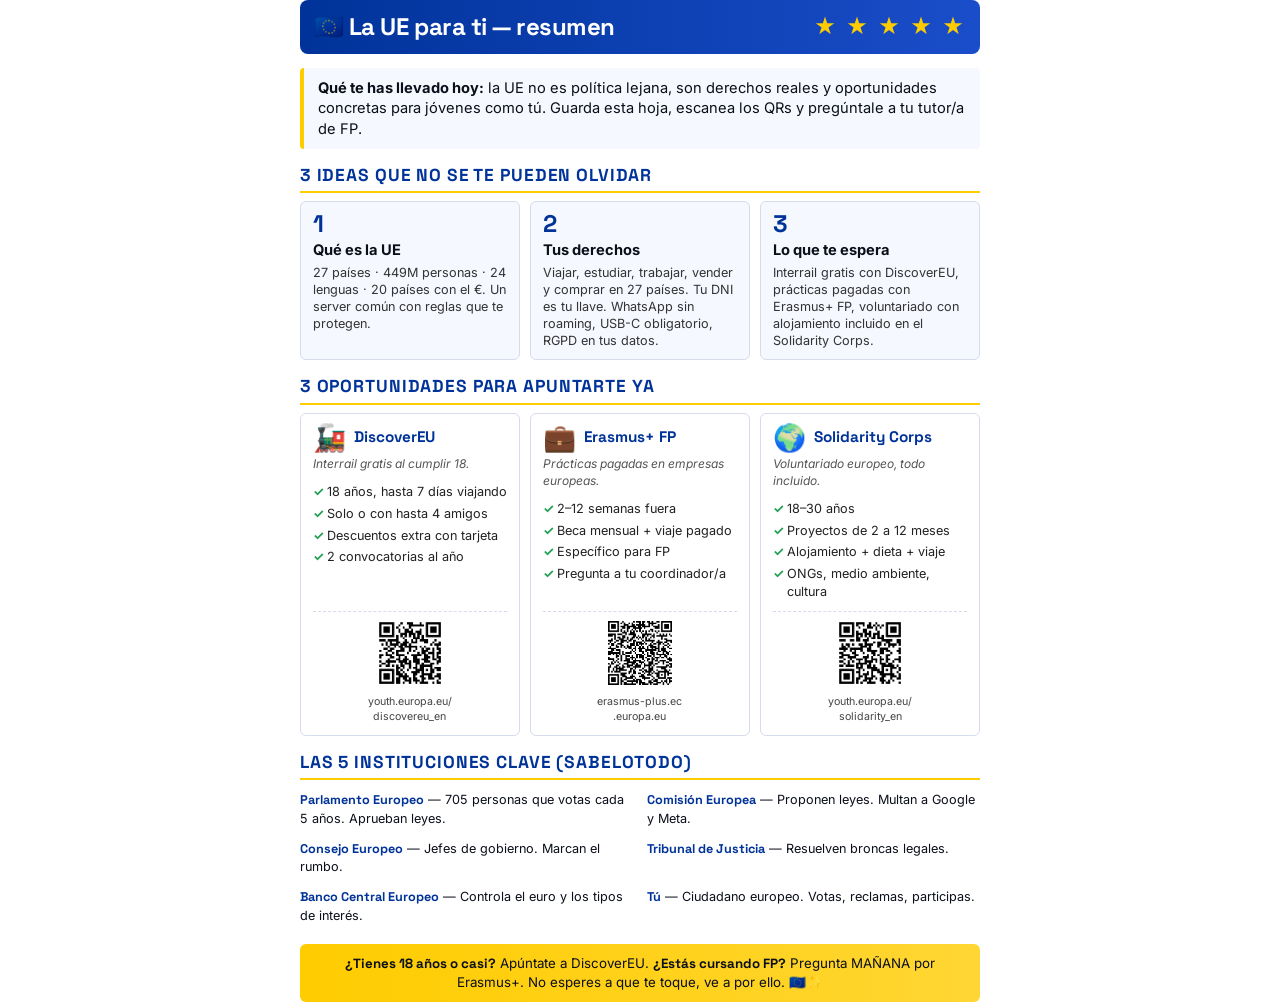
<file: presentacion-ue/handout.html>
<!DOCTYPE html>
<html lang="es">
<head>
<meta charset="UTF-8">
<title>Handout · La UE para jóvenes</title>
<link rel="preconnect" href="https://fonts.googleapis.com">
<link rel="preconnect" href="https://fonts.gstatic.com" crossorigin>
<link href="https://fonts.googleapis.com/css2?family=Inter:wght@400;500;600;700&family=Space+Grotesk:wght@500;600;700&display=swap" rel="stylesheet">
<link rel="stylesheet" href="styles/handout.css">
</head>
<body>
<div class="handout">

  <header class="handout-header">
    <h1>🇪🇺 La UE para ti — resumen</h1>
    <span class="stars">★ ★ ★ ★ ★</span>
  </header>

  <div class="intro">
    <strong>Qué te has llevado hoy:</strong> la UE no es política lejana, son derechos reales y oportunidades concretas para jóvenes como tú. Guarda esta hoja, escanea los QRs y pregúntale a tu tutor/a de FP.
  </div>

  <h2 class="section-title">3 ideas que no se te pueden olvidar</h2>
  <div class="grid-3">
    <div class="idea">
      <span class="num">1</span>
      <h3>Qué es la UE</h3>
      <p>27 países · 449M personas · 24 lenguas · 20 países con el €. Un server común con reglas que te protegen.</p>
    </div>
    <div class="idea">
      <span class="num">2</span>
      <h3>Tus derechos</h3>
      <p>Viajar, estudiar, trabajar, vender y comprar en 27 países. Tu DNI es tu llave. WhatsApp sin roaming, USB-C obligatorio, RGPD en tus datos.</p>
    </div>
    <div class="idea">
      <span class="num">3</span>
      <h3>Lo que te espera</h3>
      <p>Interrail gratis con DiscoverEU, prácticas pagadas con Erasmus+ FP, voluntariado con alojamiento incluido en el Solidarity Corps.</p>
    </div>
  </div>

  <h2 class="section-title">3 oportunidades para apuntarte YA</h2>
  <div class="opps">
    <div class="opp">
      <div class="opp-head"><span class="emoji">🚂</span><h3>DiscoverEU</h3></div>
      <p class="tagline">Interrail gratis al cumplir 18.</p>
      <ul>
        <li>18 años, hasta 7 días viajando</li>
        <li>Solo o con hasta 4 amigos</li>
        <li>Descuentos extra con tarjeta</li>
        <li>2 convocatorias al año</li>
      </ul>
      <div class="qr-mini">
        <img src="assets/qr/discovereu.png" alt="QR DiscoverEU">
        <div class="qr-label">youth.europa.eu/<br>discovereu_en</div>
      </div>
    </div>

    <div class="opp">
      <div class="opp-head"><span class="emoji">💼</span><h3>Erasmus+ FP</h3></div>
      <p class="tagline">Prácticas pagadas en empresas europeas.</p>
      <ul>
        <li>2–12 semanas fuera</li>
        <li>Beca mensual + viaje pagado</li>
        <li>Específico para FP</li>
        <li>Pregunta a tu coordinador/a</li>
      </ul>
      <div class="qr-mini">
        <img src="assets/qr/erasmus-fp.png" alt="QR Erasmus+ FP">
        <div class="qr-label">erasmus-plus.ec<br>.europa.eu</div>
      </div>
    </div>

    <div class="opp">
      <div class="opp-head"><span class="emoji">🌍</span><h3>Solidarity Corps</h3></div>
      <p class="tagline">Voluntariado europeo, todo incluido.</p>
      <ul>
        <li>18–30 años</li>
        <li>Proyectos de 2 a 12 meses</li>
        <li>Alojamiento + dieta + viaje</li>
        <li>ONGs, medio ambiente, cultura</li>
      </ul>
      <div class="qr-mini">
        <img src="assets/qr/solidarity.png" alt="QR European Solidarity Corps">
        <div class="qr-label">youth.europa.eu/<br>solidarity_en</div>
      </div>
    </div>
  </div>

  <h2 class="section-title">Las 5 instituciones clave (sabelotodo)</h2>
  <div class="institutions">
    <div class="inst"><strong>Parlamento Europeo</strong> — 705 personas que votas cada 5 años. Aprueban leyes.</div>
    <div class="inst"><strong>Comisión Europea</strong> — Proponen leyes. Multan a Google y Meta.</div>
    <div class="inst"><strong>Consejo Europeo</strong> — Jefes de gobierno. Marcan el rumbo.</div>
    <div class="inst"><strong>Tribunal de Justicia</strong> — Resuelven broncas legales.</div>
    <div class="inst"><strong>Banco Central Europeo</strong> — Controla el euro y los tipos de interés.</div>
    <div class="inst"><strong>Tú</strong> — Ciudadano europeo. Votas, reclamas, participas.</div>
  </div>

  <div class="footer">
    <strong>¿Tienes 18 años o casi?</strong> Apúntate a DiscoverEU. <strong>¿Estás cursando FP?</strong> Pregunta MAÑANA por Erasmus+. No esperes a que te toque, ve a por ello. 🇪🇺✨
  </div>

</div>
</body>
</html>
</file>
<file: presentacion-ue/styles/handout.css>
/* Handout A4 — 1 página imprimible */
@page {
  size: A4 portrait;
  margin: 14mm;
}

* { box-sizing: border-box; margin: 0; padding: 0; }

html, body {
  font-family: 'Inter', system-ui, -apple-system, sans-serif;
  color: #0B0F1A;
  background: #fff;
  font-size: 11pt;
  line-height: 1.4;
  -webkit-print-color-adjust: exact;
  print-color-adjust: exact;
}

.handout {
  max-width: 180mm;
  margin: 0 auto;
}

.handout-header {
  display: flex;
  align-items: center;
  justify-content: space-between;
  padding: 10px 14px;
  background: linear-gradient(90deg, #003399 0%, #1a4dc9 100%);
  color: #fff;
  border-radius: 8px;
  margin-bottom: 14px;
}
.handout-header h1 {
  font-family: 'Space Grotesk', sans-serif;
  font-size: 18pt;
  letter-spacing: -0.02em;
}
.handout-header .stars {
  color: #FFCC00;
  font-size: 16pt;
  letter-spacing: 2px;
}

.intro {
  background: #f6f8ff;
  border-left: 4px solid #FFCC00;
  padding: 10px 14px;
  margin-bottom: 14px;
  font-size: 11pt;
  border-radius: 4px;
}

.section-title {
  font-family: 'Space Grotesk', sans-serif;
  font-size: 13pt;
  color: #003399;
  margin: 14px 0 8px;
  text-transform: uppercase;
  letter-spacing: 0.05em;
  border-bottom: 2px solid #FFCC00;
  padding-bottom: 4px;
}

.grid-3 {
  display: grid;
  grid-template-columns: repeat(3, 1fr);
  gap: 10px;
}

.idea {
  background: #f6f8ff;
  border: 1px solid #d6dcec;
  border-radius: 6px;
  padding: 10px 12px;
}
.idea .num {
  font-family: 'Space Grotesk', sans-serif;
  font-size: 18pt;
  font-weight: 700;
  color: #003399;
  display: block;
  line-height: 1;
  margin-bottom: 4px;
}
.idea h3 {
  font-size: 11pt;
  color: #0B0F1A;
  margin-bottom: 3px;
}
.idea p {
  font-size: 9.5pt;
  color: #333;
  line-height: 1.35;
}

.opps {
  display: grid;
  grid-template-columns: repeat(3, 1fr);
  gap: 10px;
}
.opp {
  border: 1px solid #d6dcec;
  border-radius: 6px;
  padding: 10px 12px;
  display: flex;
  flex-direction: column;
  background: #fff;
}
.opp .opp-head {
  display: flex;
  align-items: center;
  gap: 8px;
  margin-bottom: 6px;
}
.opp .opp-head .emoji {
  font-size: 20pt;
  line-height: 1;
}
.opp h3 {
  font-size: 11.5pt;
  color: #003399;
  font-family: 'Space Grotesk', sans-serif;
}
.opp .tagline {
  font-size: 9pt;
  color: #555;
  font-style: italic;
  margin-bottom: 4px;
}
.opp ul {
  list-style: none;
  padding: 0;
  margin: 4px 0 8px;
}
.opp ul li {
  font-size: 9.5pt;
  padding: 2px 0 2px 14px;
  position: relative;
  color: #222;
}
.opp ul li::before {
  content: '✓';
  position: absolute;
  left: 0;
  color: #22a055;
  font-weight: 700;
}
.opp .qr-mini {
  margin-top: auto;
  text-align: center;
  padding-top: 6px;
  border-top: 1px dashed #d6dcec;
}
.opp .qr-mini img {
  width: 70px;
  height: 70px;
}
.opp .qr-mini .qr-label {
  font-size: 8pt;
  color: #444;
  margin-top: 2px;
  word-break: break-all;
}

.footer {
  margin-top: 16px;
  padding: 10px 14px;
  background: linear-gradient(90deg, #FFCC00 0%, #ffd633 100%);
  color: #0B0F1A;
  border-radius: 6px;
  font-size: 10pt;
  text-align: center;
}
.footer strong { font-family: 'Space Grotesk', sans-serif; }

.institutions {
  display: grid;
  grid-template-columns: repeat(2, 1fr);
  gap: 6px 14px;
  margin-top: 4px;
}
.institutions .inst {
  font-size: 9.5pt;
  padding: 3px 0;
}
.institutions .inst strong {
  color: #003399;
  font-family: 'Space Grotesk', sans-serif;
}
</file>
